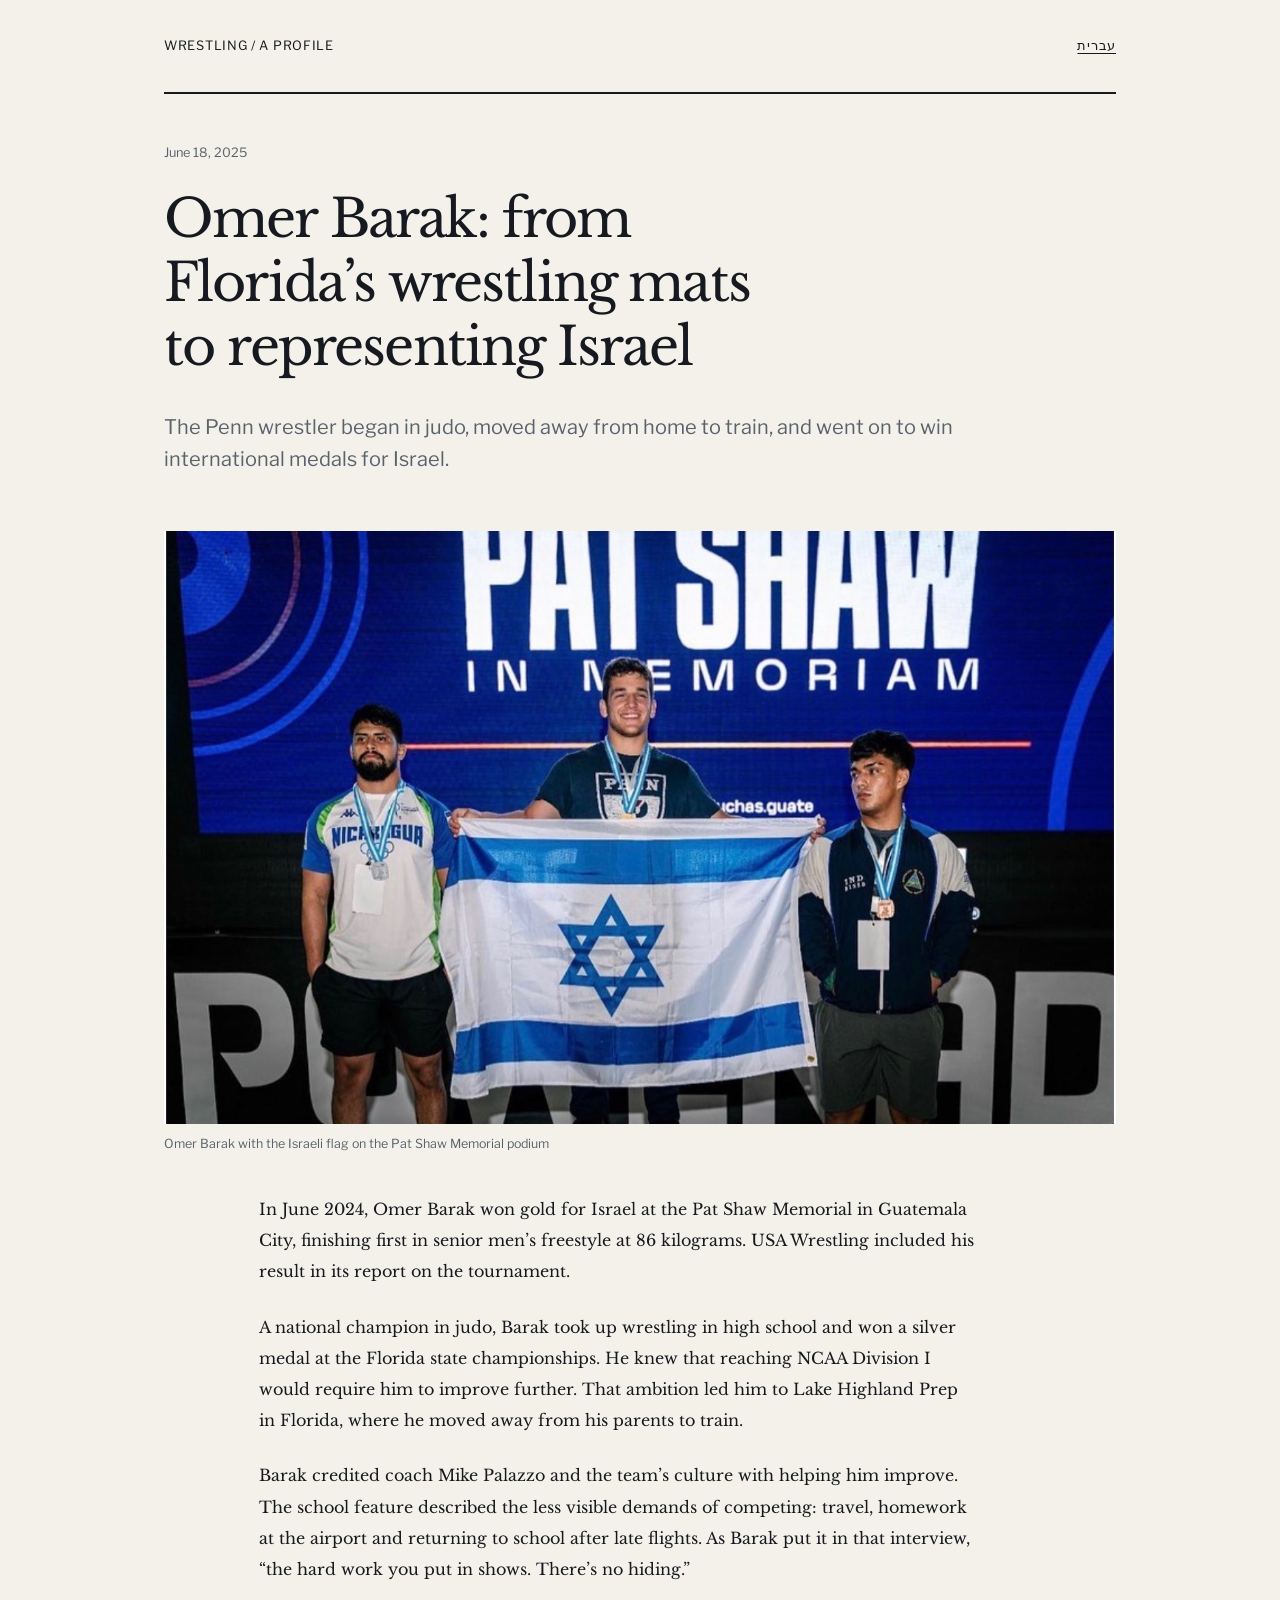
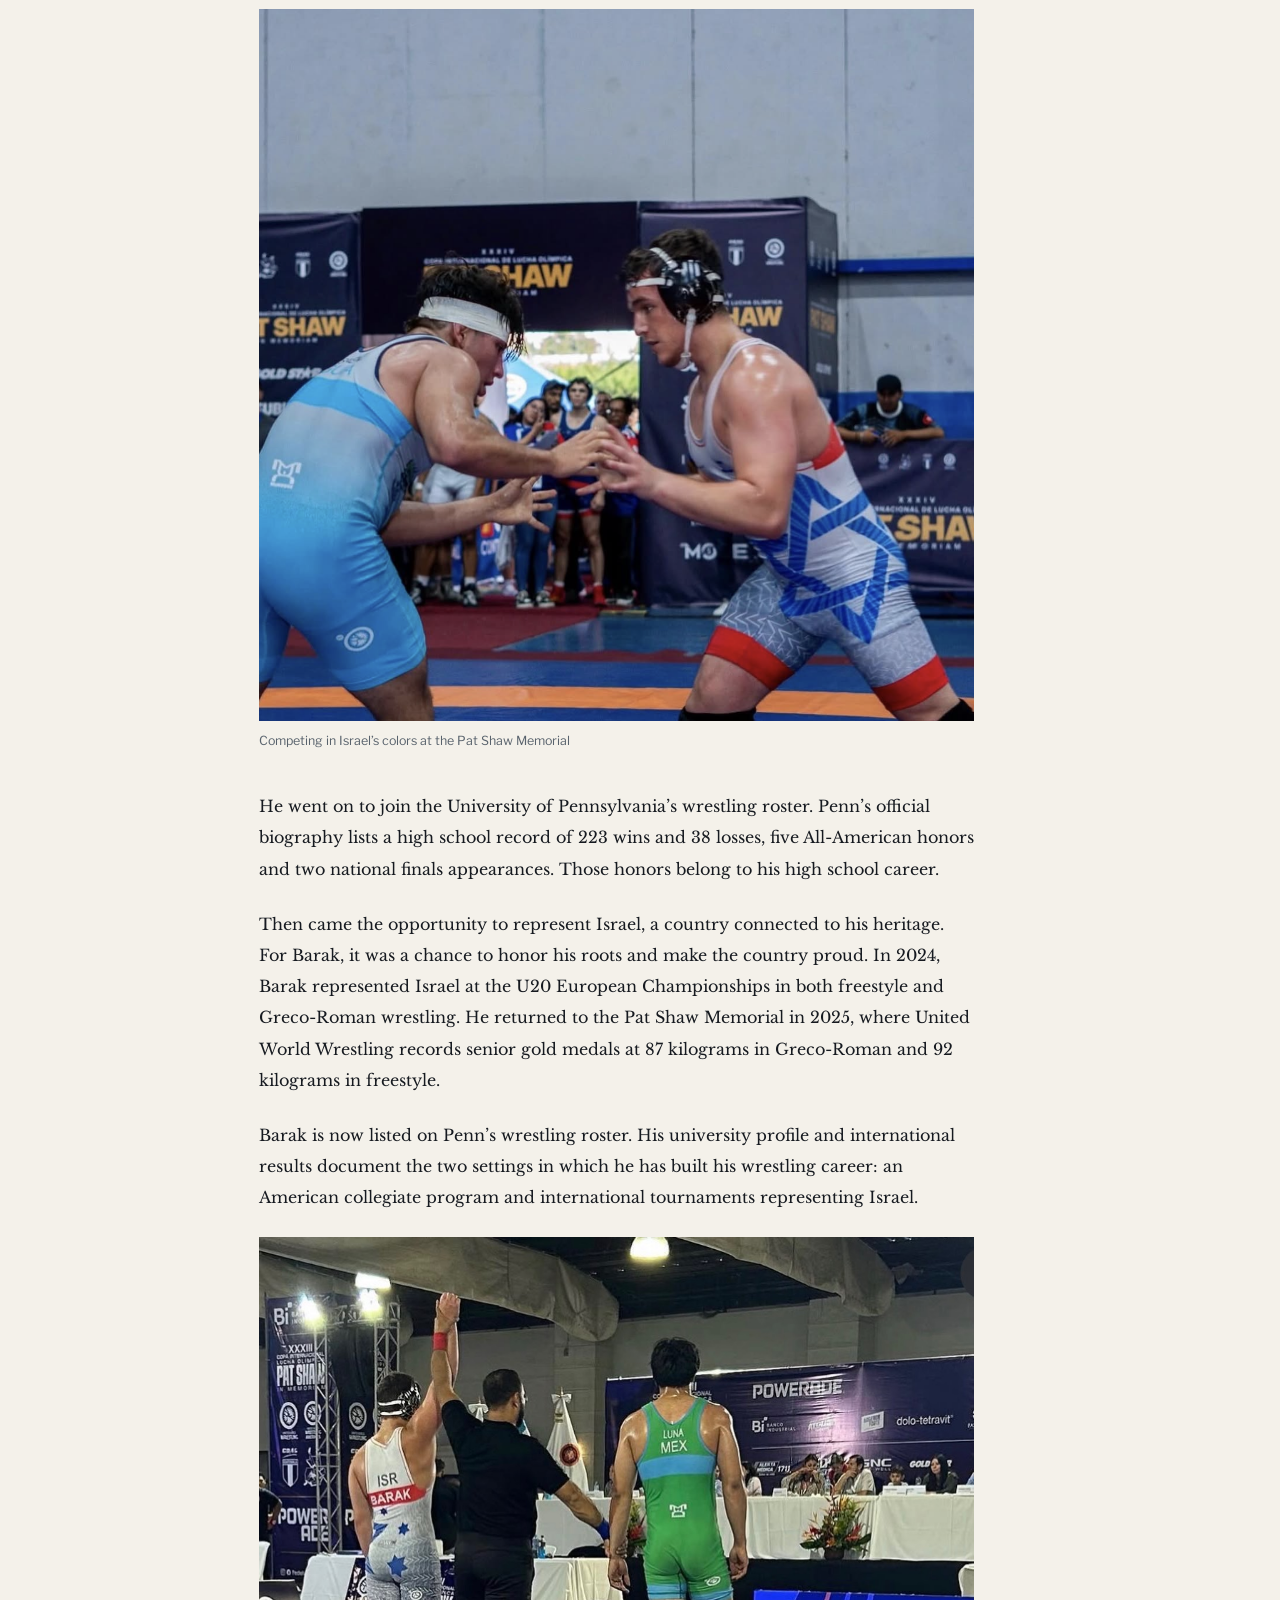
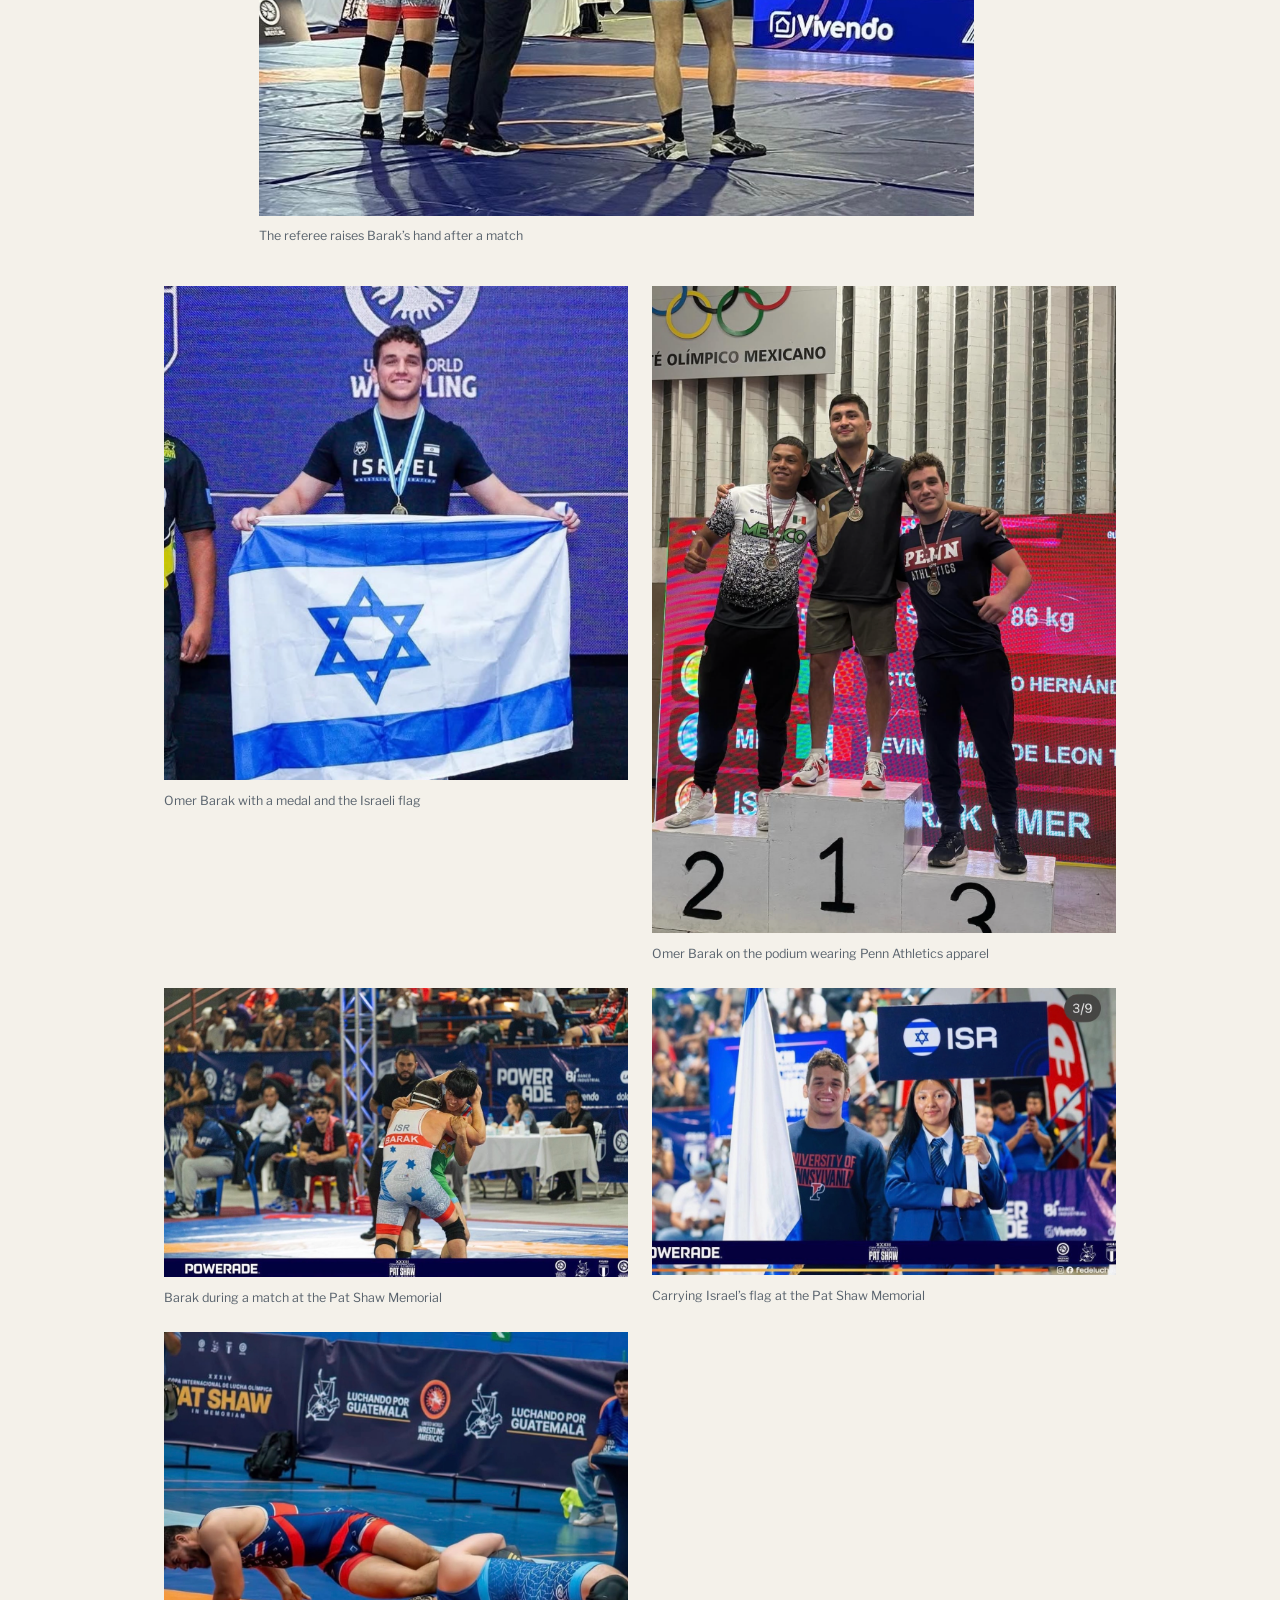
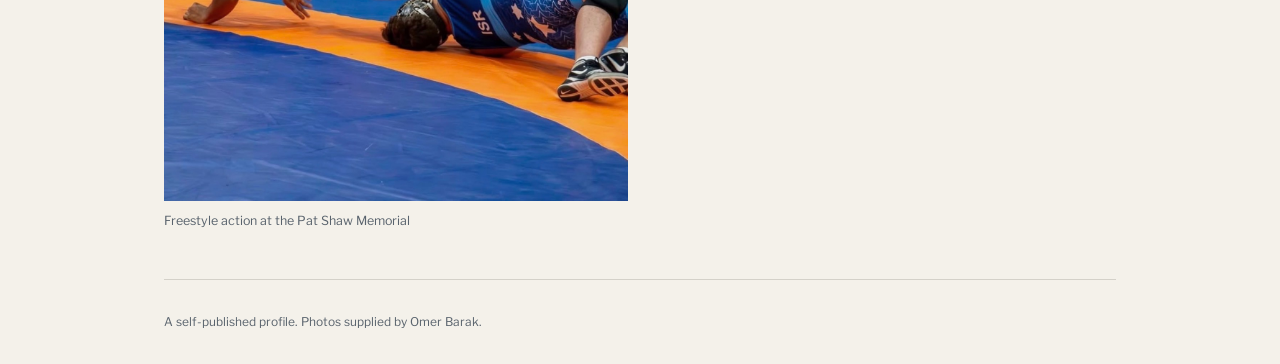
<file: index.html>
<!doctype html><html lang="en" dir="ltr"><head>
<meta charset="utf-8"><meta name="viewport" content="width=device-width,initial-scale=1"><title>Omer Barak: from Florida’s wrestling mats to representing Israel</title><meta name="description" content="The Penn wrestler began in judo, moved away from home to train, and went on to win international medals for Israel."><meta name="robots" content="index,follow"><link rel="canonical" href="https://omerbarak2005.github.io/omer-barak-wrestling/"><link rel="alternate" hreflang="en" href="https://omerbarak2005.github.io/omer-barak-wrestling/"><link rel="alternate" hreflang="he" href="https://omerbarak2005.github.io/omer-barak-wrestling/he/"><link rel="alternate" hreflang="x-default" href="https://omerbarak2005.github.io/omer-barak-wrestling/">
<meta property="og:type" content="article"><meta property="og:title" content="Omer Barak: from Florida’s wrestling mats to representing Israel"><meta property="og:description" content="The Penn wrestler began in judo, moved away from home to train, and went on to win international medals for Israel."><meta property="og:url" content="https://omerbarak2005.github.io/omer-barak-wrestling/"><meta property="og:image" content="https://omerbarak2005.github.io/omer-barak-wrestling/images/omer-barak-pat-shaw-podium.jpeg"><meta property="og:image:width" content="1290"><meta property="og:image:height" content="803"><meta name="twitter:card" content="summary_large_image"><link rel="icon" href="./favicon.svg"><link rel="preconnect" href="https://fonts.googleapis.com"><link rel="preconnect" href="https://fonts.gstatic.com" crossorigin><link href="https://fonts.googleapis.com/css2?family=Libre+Baskerville:wght@400;700&family=Libre+Franklin:wght@400;500;600;700&display=swap" rel="stylesheet"><link rel="stylesheet" href="./style.css"><script type="application/ld+json">{"@context": "https://schema.org", "@type": "Article", "headline": "Omer Barak: from Florida’s wrestling mats to representing Israel", "description": "The Penn wrestler began in judo, moved away from home to train, and went on to win international medals for Israel.", "inLanguage": "en", "datePublished": "2026-09-18", "dateModified": "2026-09-18", "mainEntityOfPage": "https://omerbarak2005.github.io/omer-barak-wrestling/", "about": {"@type": "Person", "name": "Omer Barak", "alternateName": "עומר ברק", "sameAs": ["https://pennathletics.com/sports/wrestling/roster/omer-barak/26127", "https://whatsmat.uww.org/daten.php?spid=5191899110E047649A017F557B4423ED"]}, "publisher": {"@type": "Person", "name": "Omer Barak"}, "image": "https://omerbarak2005.github.io/omer-barak-wrestling/images/omer-barak-pat-shaw-podium.jpeg"}</script></head>
<body class="feature-page"><a class="skip" href="#main">Skip to article</a><div class="feature-shell"><header class="feature-masthead"><span>WRESTLING / A PROFILE</span><a href="he/" lang="he">עברית</a></header>
<main id="main"><article><header class="feature-title"><p class="feature-date">June 18, 2025</p><h1>Omer Barak: from Florida’s wrestling mats to representing Israel</h1><p class="feature-deck">The Penn wrestler began in judo, moved away from home to train, and went on to win international medals for Israel.</p></header><figure class="article-photo"><a href="./images/omer-barak-pat-shaw-podium.jpeg" aria-label="Omer Barak with the Israeli flag on the Pat Shaw Memorial podium"><img src="./images/omer-barak-pat-shaw-podium.jpeg" alt="Omer Barak with the Israeli flag on the Pat Shaw Memorial podium" loading="eager" decoding="async"></a><figcaption>Omer Barak with the Israeli flag on the Pat Shaw Memorial podium</figcaption></figure><div class="feature-prose"><p>In June 2024, Omer Barak won gold for Israel at the Pat Shaw Memorial in Guatemala City, finishing first in senior men’s freestyle at 86 kilograms. USA Wrestling included his result in its report on the tournament.</p><p>A national champion in judo, Barak took up wrestling in high school and won a silver medal at the Florida state championships. He knew that reaching NCAA Division I would require him to improve further. That ambition led him to Lake Highland Prep in Florida, where he moved away from his parents to train.</p><p>Barak credited coach Mike Palazzo and the team’s culture with helping him improve. The school feature described the less visible demands of competing: travel, homework at the airport and returning to school after late flights. As Barak put it in that interview, “the hard work you put in shows. There’s no hiding.”</p><figure class="article-photo"><a href="./images/omer-barak-freestyle.png" aria-label="Competing in Israel’s colors at the Pat Shaw Memorial"><img src="./images/omer-barak-freestyle.png" alt="Competing in Israel’s colors at the Pat Shaw Memorial" loading="lazy" decoding="async"></a><figcaption>Competing in Israel’s colors at the Pat Shaw Memorial</figcaption></figure><p>He went on to join the University of Pennsylvania’s wrestling roster. Penn’s official biography lists a high school record of 223 wins and 38 losses, five All-American honors and two national finals appearances. Those honors belong to his high school career.</p><p>Then came the opportunity to represent Israel, a country connected to his heritage. For Barak, it was a chance to honor his roots and make the country proud. In 2024, Barak represented Israel at the U20 European Championships in both freestyle and Greco-Roman wrestling. He returned to the Pat Shaw Memorial in 2025, where United World Wrestling records senior gold medals at 87 kilograms in Greco-Roman and 92 kilograms in freestyle.</p><p>Barak is now listed on Penn’s wrestling roster. His university profile and international results document the two settings in which he has built his wrestling career: an American collegiate program and international tournaments representing Israel.</p><figure class="article-photo"><a href="./images/omer-barak-match-win.jpeg" aria-label="The referee raises Barak’s hand after a match"><img src="./images/omer-barak-match-win.jpeg" alt="The referee raises Barak’s hand after a match" loading="lazy" decoding="async"></a><figcaption>The referee raises Barak’s hand after a match</figcaption></figure></div><section class="article-gallery" aria-label="Competition photographs"><figure class="article-photo"><a href="./images/omer-barak-israel.png" aria-label="Omer Barak with a medal and the Israeli flag"><img src="./images/omer-barak-israel.png" alt="Omer Barak with a medal and the Israeli flag" loading="lazy" decoding="async"></a><figcaption>Omer Barak with a medal and the Israeli flag</figcaption></figure><figure class="article-photo"><a href="./images/omer-barak-podium.png" aria-label="Omer Barak on the podium wearing Penn Athletics apparel"><img src="./images/omer-barak-podium.png" alt="Omer Barak on the podium wearing Penn Athletics apparel" loading="lazy" decoding="async"></a><figcaption>Omer Barak on the podium wearing Penn Athletics apparel</figcaption></figure><figure class="article-photo"><a href="./images/omer-barak-match.jpeg" aria-label="Barak during a match at the Pat Shaw Memorial"><img src="./images/omer-barak-match.jpeg" alt="Barak during a match at the Pat Shaw Memorial" loading="lazy" decoding="async"></a><figcaption>Barak during a match at the Pat Shaw Memorial</figcaption></figure><figure class="article-photo"><a href="./images/omer-barak-flag-bearer.jpeg" aria-label="Carrying Israel’s flag at the Pat Shaw Memorial"><img src="./images/omer-barak-flag-bearer.jpeg" alt="Carrying Israel’s flag at the Pat Shaw Memorial" loading="lazy" decoding="async"></a><figcaption>Carrying Israel’s flag at the Pat Shaw Memorial</figcaption></figure><figure class="article-photo"><a href="./images/omer-barak-on-the-mat.jpeg" aria-label="Freestyle action at the Pat Shaw Memorial"><img src="./images/omer-barak-on-the-mat.jpeg" alt="Freestyle action at the Pat Shaw Memorial" loading="lazy" decoding="async"></a><figcaption>Freestyle action at the Pat Shaw Memorial</figcaption></figure></section></article></main>
<footer class="feature-footer"><p>A self-published profile. Photos supplied by Omer Barak.</p></footer></div></body></html>
</file>
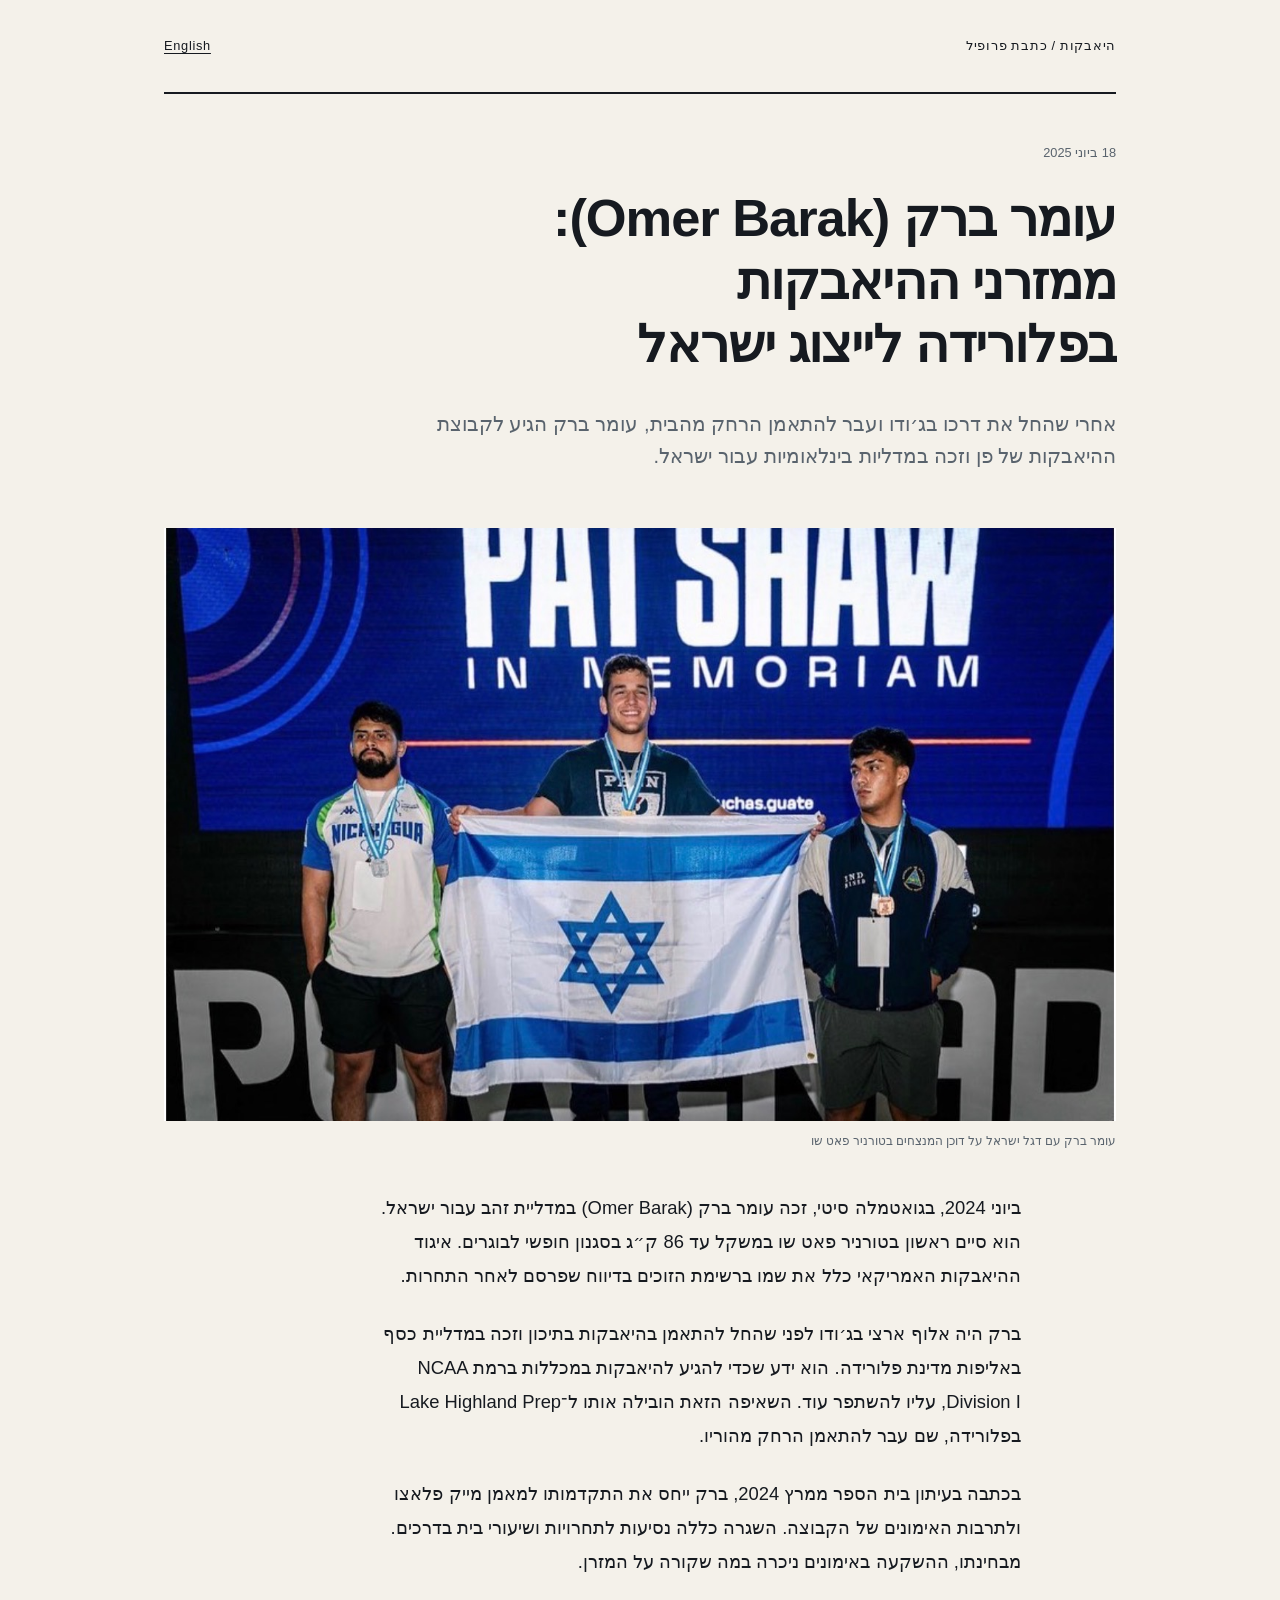
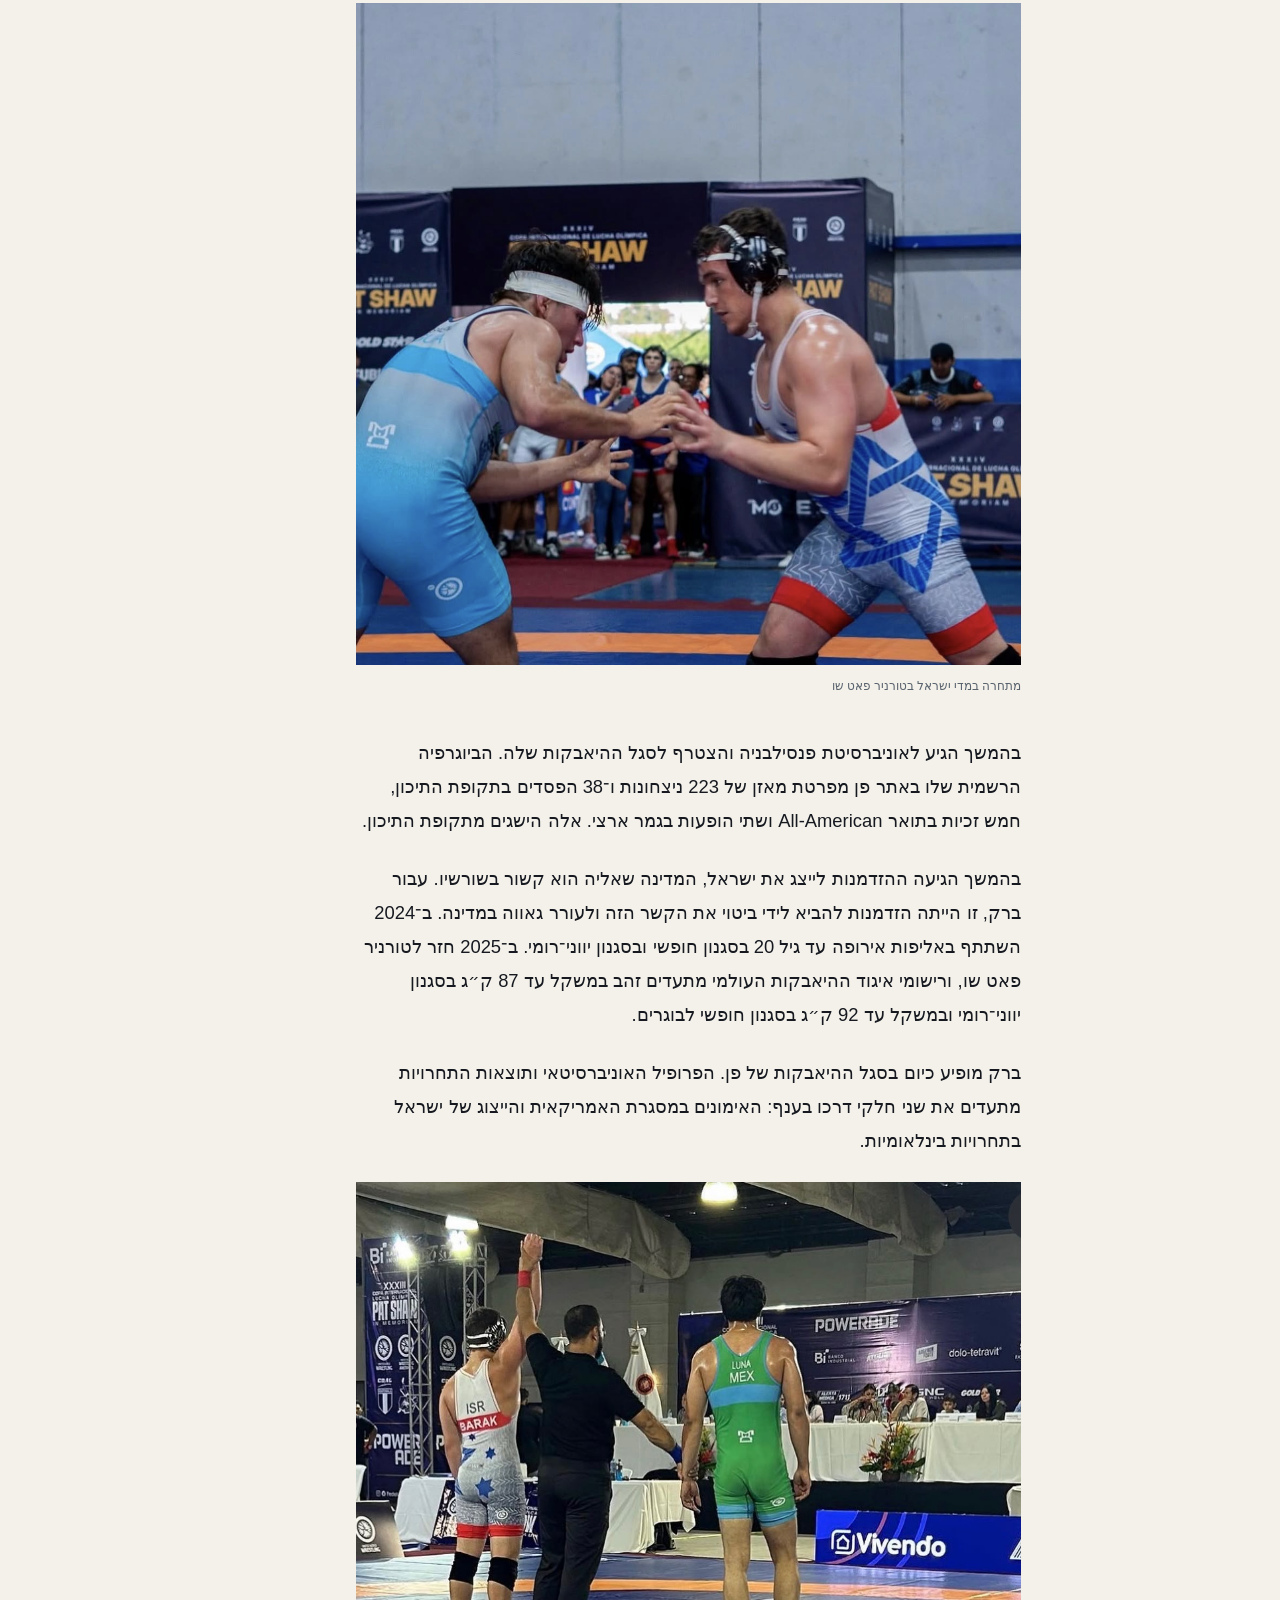
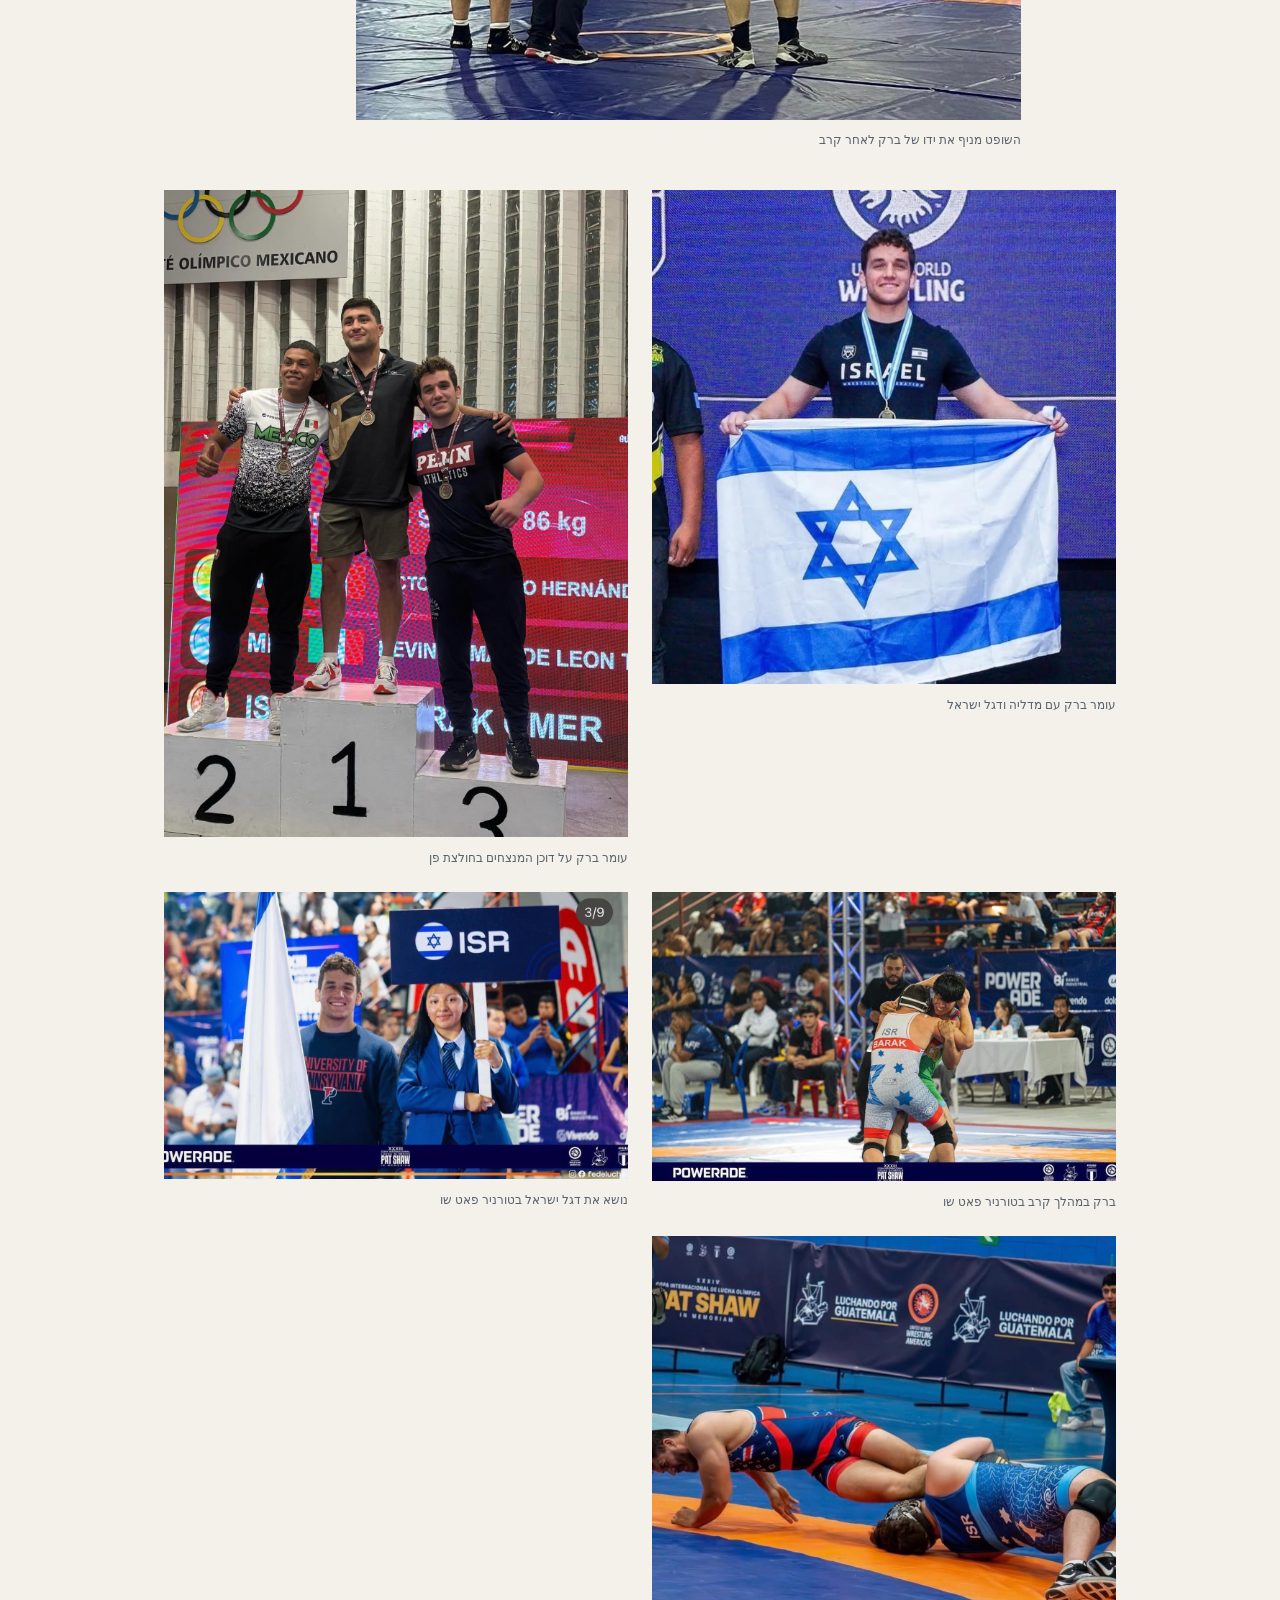
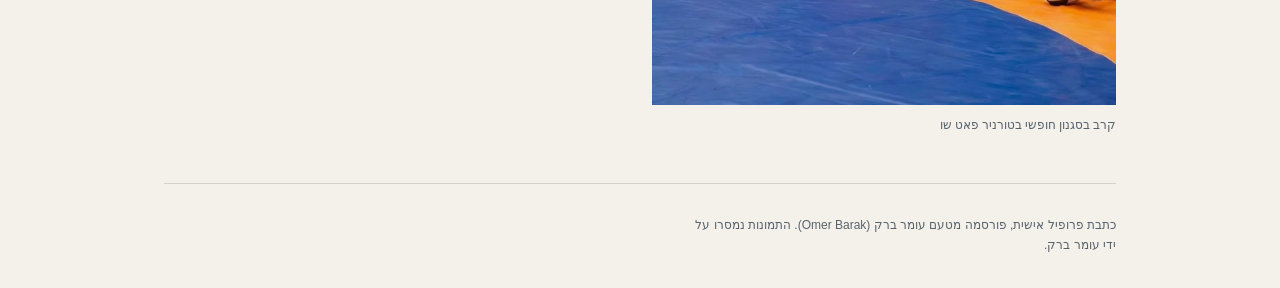
<file: he/index.html>
<!doctype html><html lang="he" dir="rtl"><head>
<meta charset="utf-8"><meta name="viewport" content="width=device-width,initial-scale=1"><title>עומר ברק (Omer Barak): ממזרני ההיאבקות בפלורידה לייצוג ישראל</title><meta name="description" content="אחרי שהחל את דרכו בג׳ודו ועבר להתאמן הרחק מהבית, עומר ברק הגיע לקבוצת ההיאבקות של פן וזכה במדליות בינלאומיות עבור ישראל."><meta name="robots" content="index,follow"><link rel="canonical" href="https://omerbarak2005.github.io/omer-barak-wrestling/he/"><link rel="alternate" hreflang="en" href="https://omerbarak2005.github.io/omer-barak-wrestling/"><link rel="alternate" hreflang="he" href="https://omerbarak2005.github.io/omer-barak-wrestling/he/"><link rel="alternate" hreflang="x-default" href="https://omerbarak2005.github.io/omer-barak-wrestling/">
<meta property="og:type" content="article"><meta property="og:title" content="עומר ברק (Omer Barak): ממזרני ההיאבקות בפלורידה לייצוג ישראל"><meta property="og:description" content="אחרי שהחל את דרכו בג׳ודו ועבר להתאמן הרחק מהבית, עומר ברק הגיע לקבוצת ההיאבקות של פן וזכה במדליות בינלאומיות עבור ישראל."><meta property="og:url" content="https://omerbarak2005.github.io/omer-barak-wrestling/he/"><meta property="og:image" content="https://omerbarak2005.github.io/omer-barak-wrestling/images/omer-barak-pat-shaw-podium.jpeg"><meta property="og:image:width" content="1290"><meta property="og:image:height" content="803"><meta name="twitter:card" content="summary_large_image"><link rel="icon" href="../favicon.svg"><link rel="preconnect" href="https://fonts.googleapis.com"><link rel="preconnect" href="https://fonts.gstatic.com" crossorigin><link href="https://fonts.googleapis.com/css2?family=Libre+Baskerville:wght@400;700&family=Libre+Franklin:wght@400;500;600;700&display=swap" rel="stylesheet"><link rel="stylesheet" href="../style.css"><script type="application/ld+json">{"@context": "https://schema.org", "@type": "Article", "headline": "עומר ברק (Omer Barak): ממזרני ההיאבקות בפלורידה לייצוג ישראל", "description": "אחרי שהחל את דרכו בג׳ודו ועבר להתאמן הרחק מהבית, עומר ברק הגיע לקבוצת ההיאבקות של פן וזכה במדליות בינלאומיות עבור ישראל.", "inLanguage": "he", "datePublished": "2026-09-18", "dateModified": "2026-09-18", "mainEntityOfPage": "https://omerbarak2005.github.io/omer-barak-wrestling/he/", "about": {"@type": "Person", "name": "Omer Barak", "alternateName": "עומר ברק", "sameAs": ["https://pennathletics.com/sports/wrestling/roster/omer-barak/26127", "https://whatsmat.uww.org/daten.php?spid=5191899110E047649A017F557B4423ED"]}, "publisher": {"@type": "Person", "name": "Omer Barak"}, "image": "https://omerbarak2005.github.io/omer-barak-wrestling/images/omer-barak-pat-shaw-podium.jpeg"}</script></head>
<body class="feature-page"><a class="skip" href="#main">דלגו לכתבה</a><div class="feature-shell"><header class="feature-masthead"><span>היאבקות / כתבת פרופיל</span><a href="../" lang="en">English</a></header>
<main id="main"><article><header class="feature-title"><p class="feature-date">18 ביוני 2025</p><h1>עומר ברק (Omer Barak): ממזרני ההיאבקות בפלורידה לייצוג ישראל</h1><p class="feature-deck">אחרי שהחל את דרכו בג׳ודו ועבר להתאמן הרחק מהבית, עומר ברק הגיע לקבוצת ההיאבקות של פן וזכה במדליות בינלאומיות עבור ישראל.</p></header><figure class="article-photo"><a href="../images/omer-barak-pat-shaw-podium.jpeg" aria-label="עומר ברק עם דגל ישראל על דוכן המנצחים בטורניר פאט שו"><img src="../images/omer-barak-pat-shaw-podium.jpeg" alt="עומר ברק עם דגל ישראל על דוכן המנצחים בטורניר פאט שו" loading="eager" decoding="async"></a><figcaption>עומר ברק עם דגל ישראל על דוכן המנצחים בטורניר פאט שו</figcaption></figure><div class="feature-prose"><p>ביוני 2024, בגואטמלה סיטי, זכה עומר ברק (Omer Barak) במדליית זהב עבור ישראל. הוא סיים ראשון בטורניר פאט שו במשקל עד 86 ק״ג בסגנון חופשי לבוגרים. איגוד ההיאבקות האמריקאי כלל את שמו ברשימת הזוכים בדיווח שפרסם לאחר התחרות.</p><p>ברק היה אלוף ארצי בג׳ודו לפני שהחל להתאמן בהיאבקות בתיכון וזכה במדליית כסף באליפות מדינת פלורידה. הוא ידע שכדי להגיע להיאבקות במכללות ברמת NCAA Division I, עליו להשתפר עוד. השאיפה הזאת הובילה אותו ל־Lake Highland Prep בפלורידה, שם עבר להתאמן הרחק מהוריו.</p><p>בכתבה בעיתון בית הספר ממרץ 2024, ברק ייחס את התקדמותו למאמן מייק פלאצו ולתרבות האימונים של הקבוצה. השגרה כללה נסיעות לתחרויות ושיעורי בית בדרכים. מבחינתו, ההשקעה באימונים ניכרה במה שקורה על המזרן.</p><figure class="article-photo"><a href="../images/omer-barak-freestyle.png" aria-label="מתחרה במדי ישראל בטורניר פאט שו"><img src="../images/omer-barak-freestyle.png" alt="מתחרה במדי ישראל בטורניר פאט שו" loading="lazy" decoding="async"></a><figcaption>מתחרה במדי ישראל בטורניר פאט שו</figcaption></figure><p>בהמשך הגיע לאוניברסיטת פנסילבניה והצטרף לסגל ההיאבקות שלה. הביוגרפיה הרשמית שלו באתר פן מפרטת מאזן של 223 ניצחונות ו־38 הפסדים בתקופת התיכון, חמש זכיות בתואר All-American ושתי הופעות בגמר ארצי. אלה הישגים מתקופת התיכון.</p><p>בהמשך הגיעה ההזדמנות לייצג את ישראל, המדינה שאליה הוא קשור בשורשיו. עבור ברק, זו הייתה הזדמנות להביא לידי ביטוי את הקשר הזה ולעורר גאווה במדינה. ב־2024 השתתף באליפות אירופה עד גיל 20 בסגנון חופשי ובסגנון יווני־רומי. ב־2025 חזר לטורניר פאט שו, ורישומי איגוד ההיאבקות העולמי מתעדים זהב במשקל עד 87 ק״ג בסגנון יווני־רומי ובמשקל עד 92 ק״ג בסגנון חופשי לבוגרים.</p><p>ברק מופיע כיום בסגל ההיאבקות של פן. הפרופיל האוניברסיטאי ותוצאות התחרויות מתעדים את שני חלקי דרכו בענף: האימונים במסגרת האמריקאית והייצוג של ישראל בתחרויות בינלאומיות.</p><figure class="article-photo"><a href="../images/omer-barak-match-win.jpeg" aria-label="השופט מניף את ידו של ברק לאחר קרב"><img src="../images/omer-barak-match-win.jpeg" alt="השופט מניף את ידו של ברק לאחר קרב" loading="lazy" decoding="async"></a><figcaption>השופט מניף את ידו של ברק לאחר קרב</figcaption></figure></div><section class="article-gallery" aria-label="תמונות מהתחרויות"><figure class="article-photo"><a href="../images/omer-barak-israel.png" aria-label="עומר ברק עם מדליה ודגל ישראל"><img src="../images/omer-barak-israel.png" alt="עומר ברק עם מדליה ודגל ישראל" loading="lazy" decoding="async"></a><figcaption>עומר ברק עם מדליה ודגל ישראל</figcaption></figure><figure class="article-photo"><a href="../images/omer-barak-podium.png" aria-label="עומר ברק על דוכן המנצחים בחולצת פן"><img src="../images/omer-barak-podium.png" alt="עומר ברק על דוכן המנצחים בחולצת פן" loading="lazy" decoding="async"></a><figcaption>עומר ברק על דוכן המנצחים בחולצת פן</figcaption></figure><figure class="article-photo"><a href="../images/omer-barak-match.jpeg" aria-label="ברק במהלך קרב בטורניר פאט שו"><img src="../images/omer-barak-match.jpeg" alt="ברק במהלך קרב בטורניר פאט שו" loading="lazy" decoding="async"></a><figcaption>ברק במהלך קרב בטורניר פאט שו</figcaption></figure><figure class="article-photo"><a href="../images/omer-barak-flag-bearer.jpeg" aria-label="נושא את דגל ישראל בטורניר פאט שו"><img src="../images/omer-barak-flag-bearer.jpeg" alt="נושא את דגל ישראל בטורניר פאט שו" loading="lazy" decoding="async"></a><figcaption>נושא את דגל ישראל בטורניר פאט שו</figcaption></figure><figure class="article-photo"><a href="../images/omer-barak-on-the-mat.jpeg" aria-label="קרב בסגנון חופשי בטורניר פאט שו"><img src="../images/omer-barak-on-the-mat.jpeg" alt="קרב בסגנון חופשי בטורניר פאט שו" loading="lazy" decoding="async"></a><figcaption>קרב בסגנון חופשי בטורניר פאט שו</figcaption></figure></section></article></main>
<footer class="feature-footer"><p>כתבת פרופיל אישית, פורסמה מטעם עומר ברק (Omer Barak). התמונות נמסרו על ידי עומר ברק.</p></footer></div></body></html>
</file>
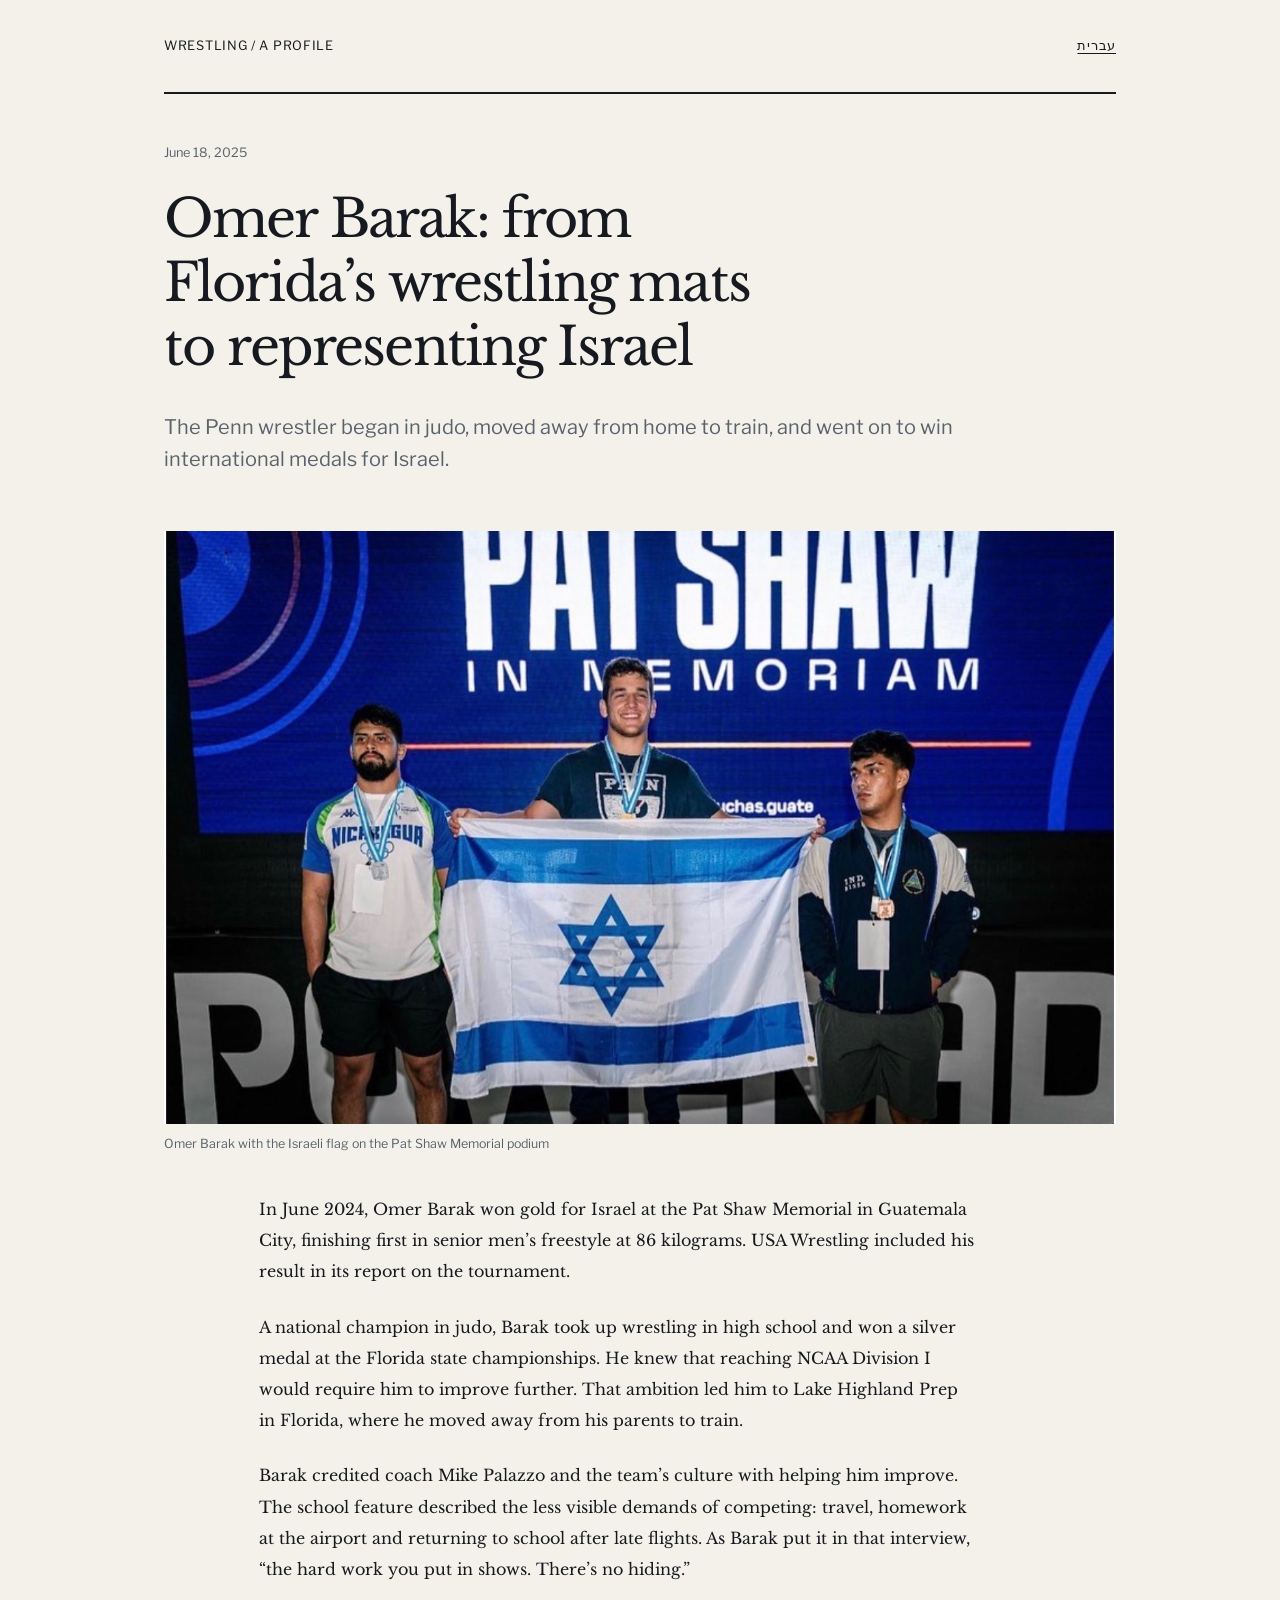
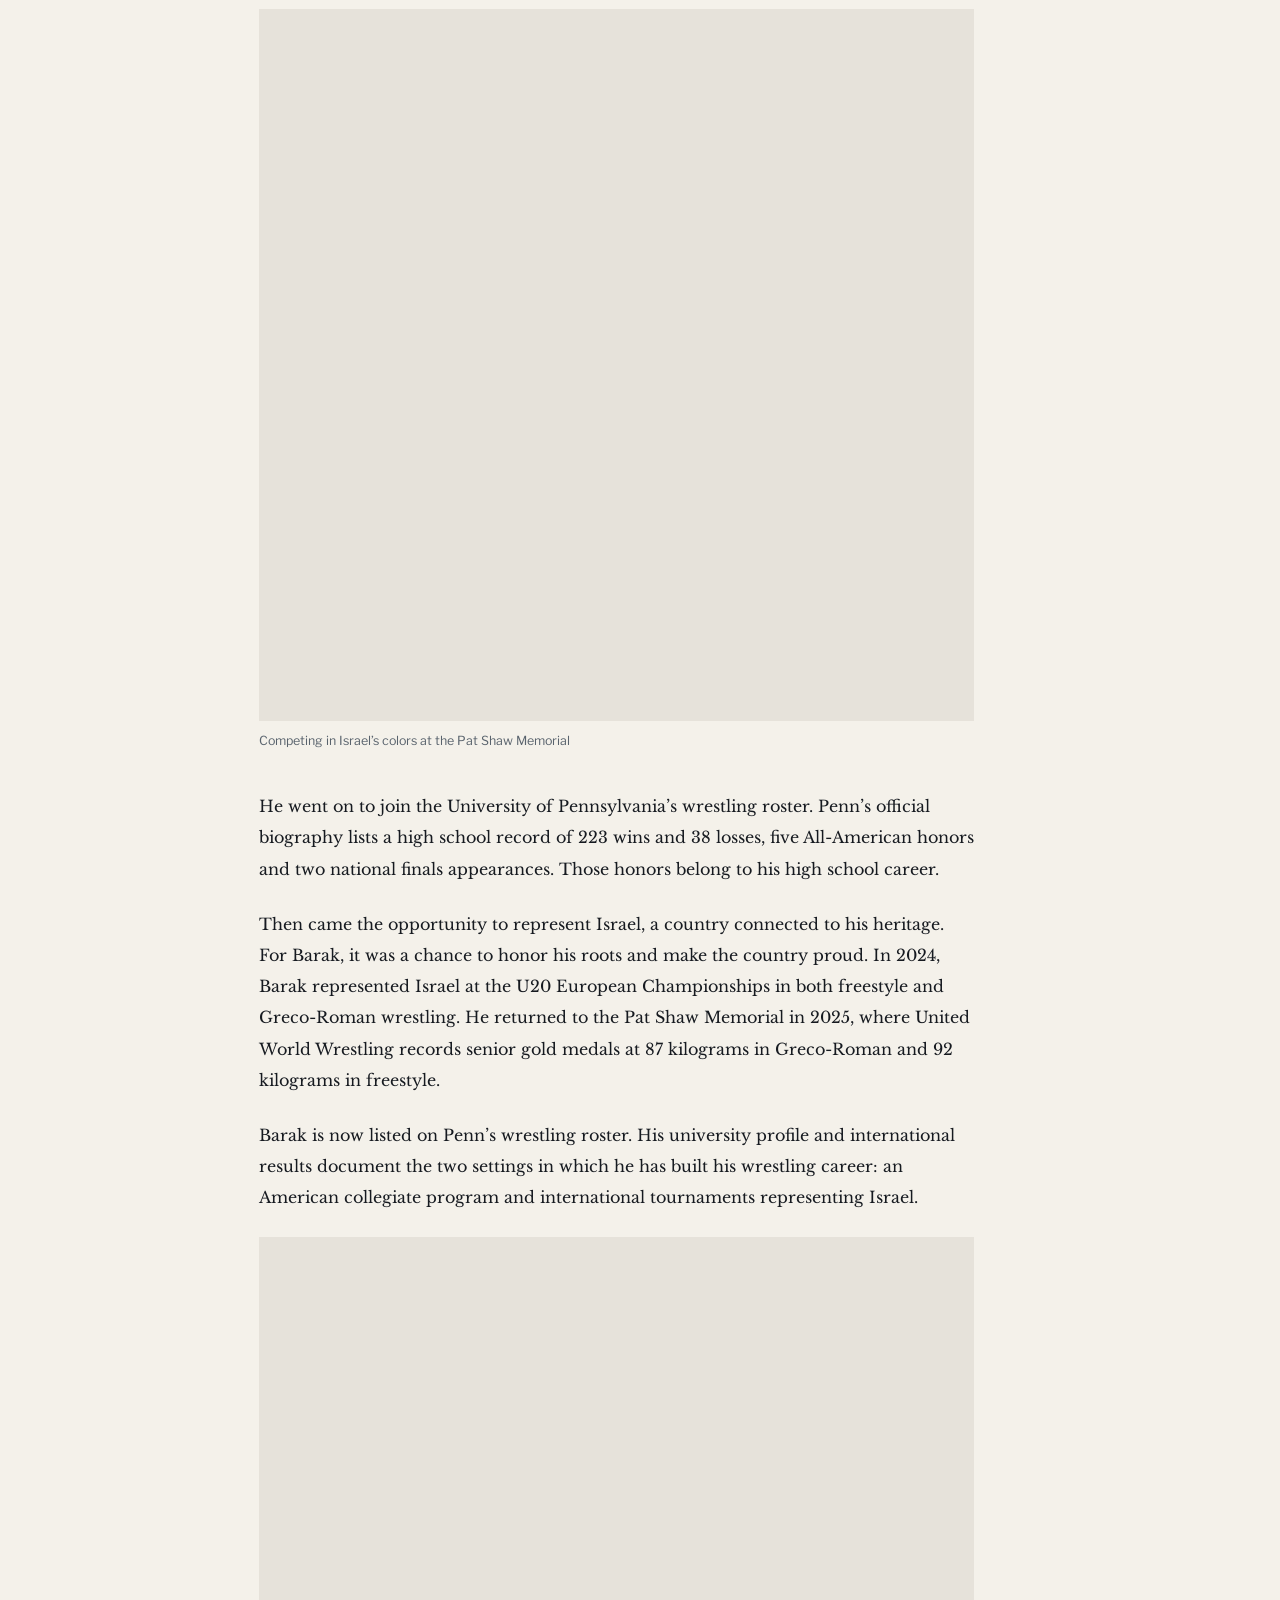
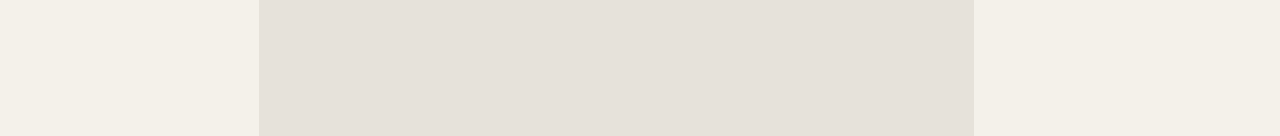
<file: profile/index.html>
<!doctype html><html lang="en"><head><meta charset="utf-8"><meta name="robots" content="noindex,follow"><meta http-equiv="refresh" content="0; url=../"><link rel="canonical" href="https://omerbarak2005.github.io/omer-barak-wrestling/"><title>Omer Barak article</title></head><body><a href="../">Read the Omer Barak article</a></body></html>
</file>
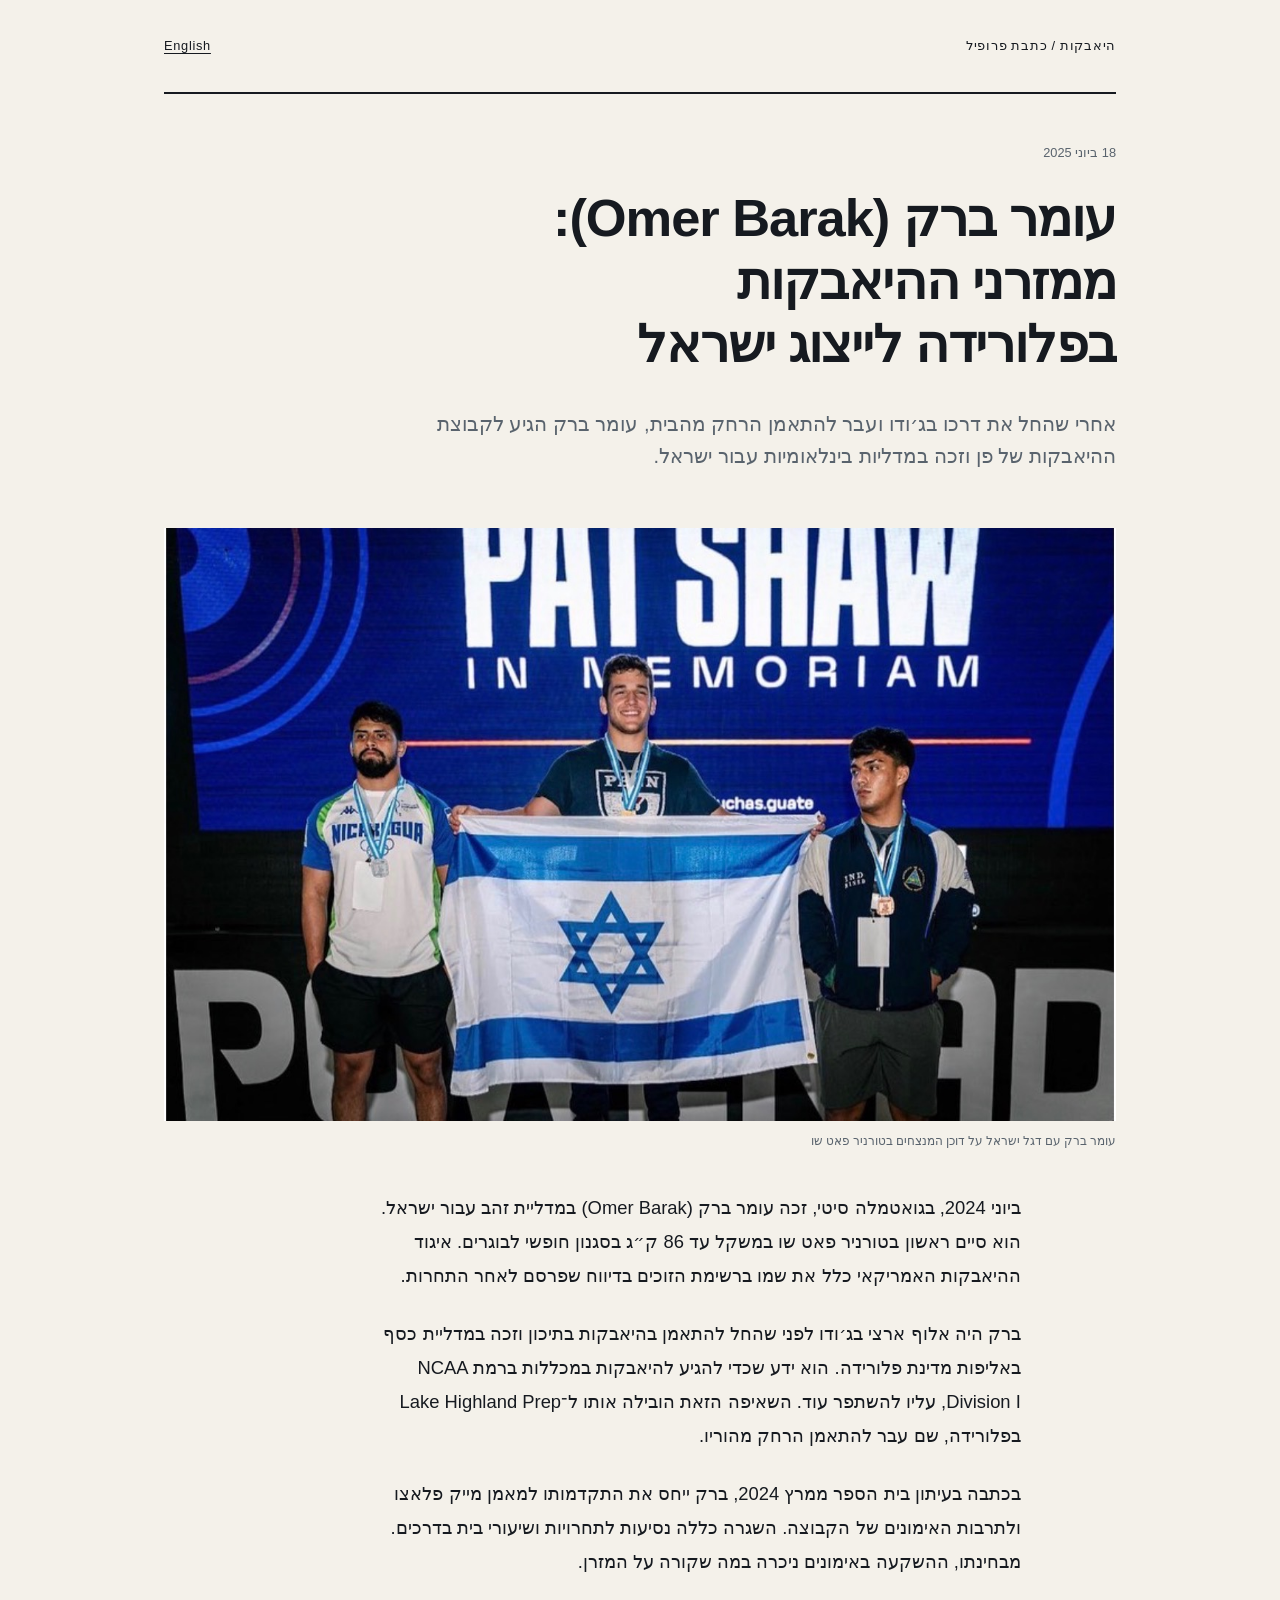
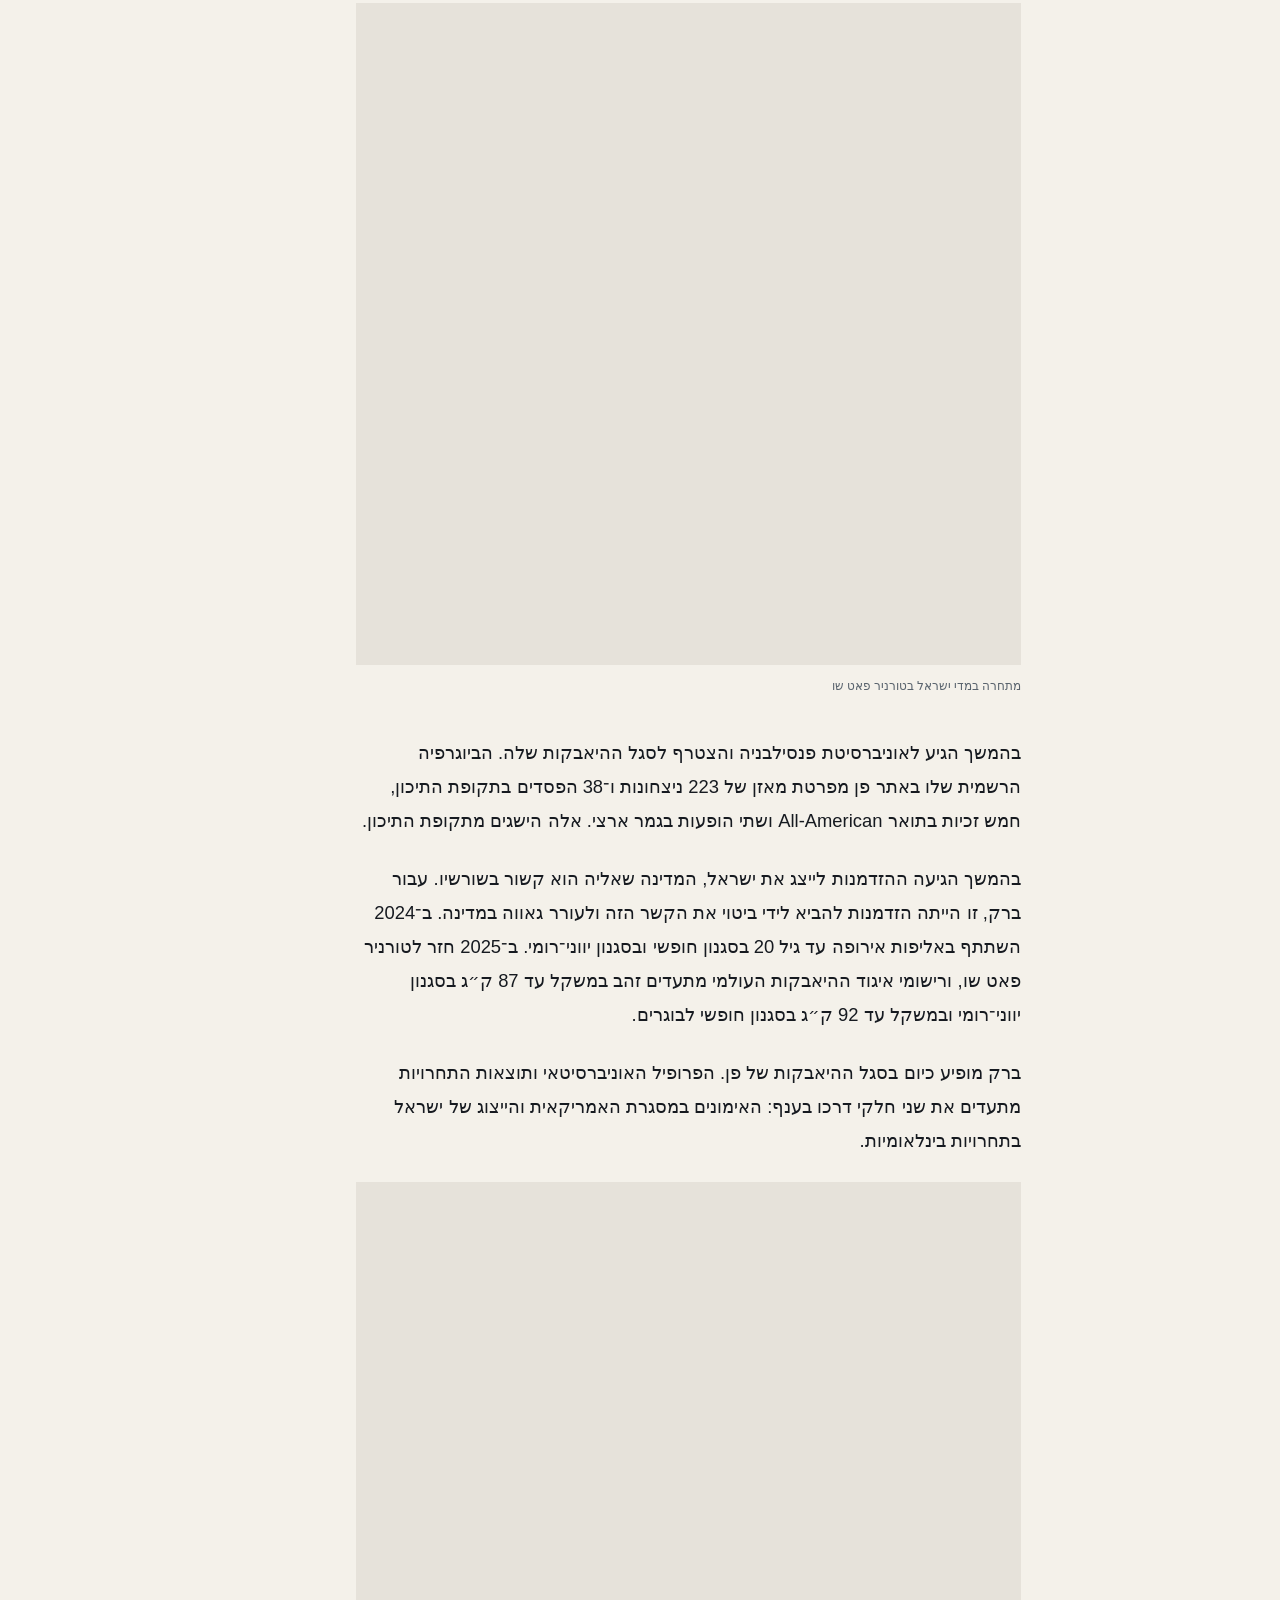
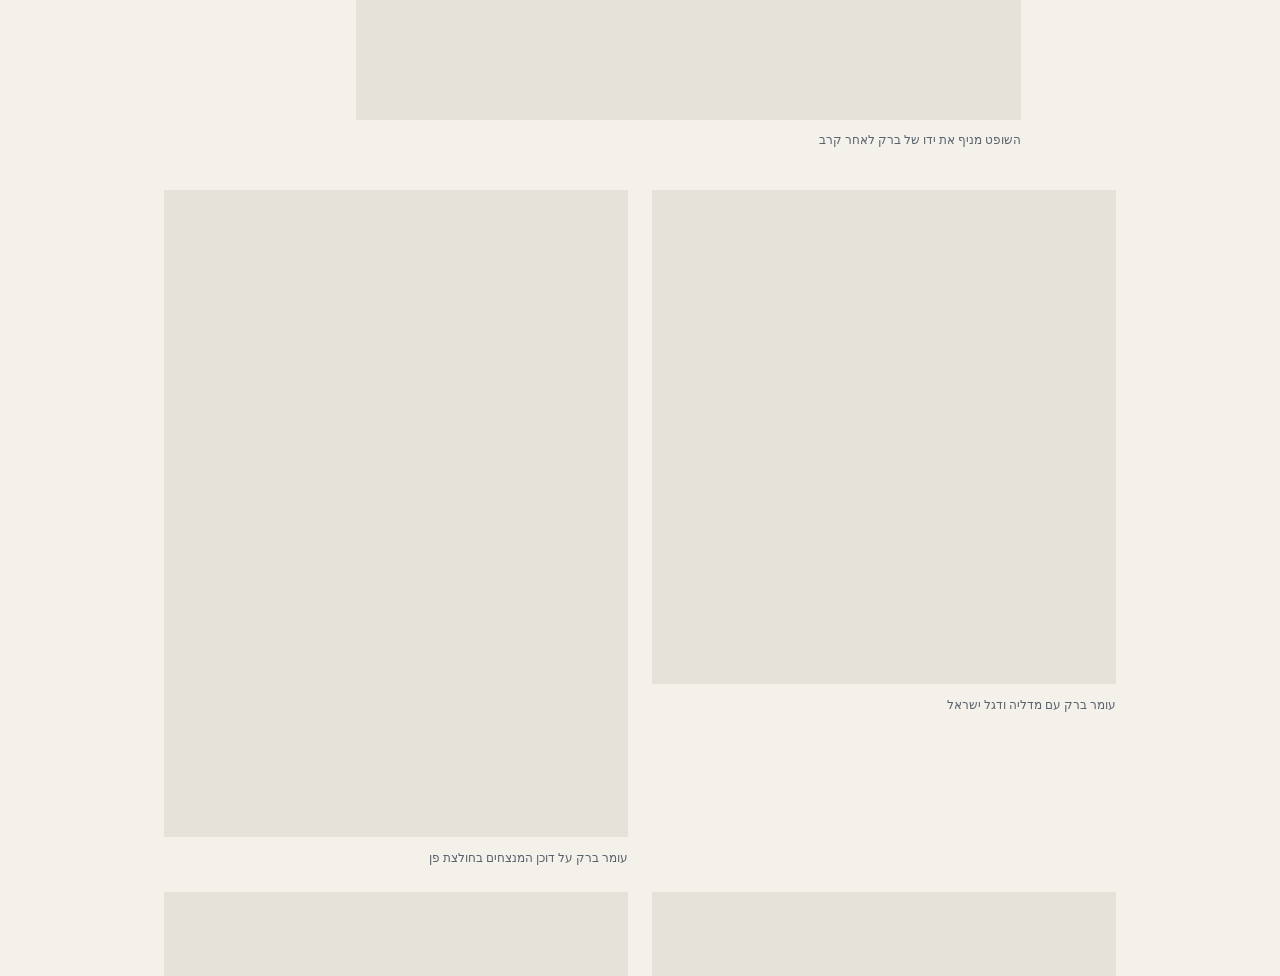
<file: he/profile/index.html>
<!doctype html><html lang="en"><head><meta charset="utf-8"><meta name="robots" content="noindex,follow"><meta http-equiv="refresh" content="0; url=../"><link rel="canonical" href="https://omerbarak2005.github.io/omer-barak-wrestling/he/"><title>Omer Barak article</title></head><body><a href="../">Read the Omer Barak article</a></body></html>
</file>
<file: style.css>
/* Hallmark: Long Document; editorial article; compact masthead and source colophon.
   Audience: readers researching Omer; purpose: a continuous biographical story.
   Pre-emit critique: P5 H5 E4 S4 R5 V4. */
@import url('./tokens.css');
* { box-sizing: border-box; }
html { overflow-x: clip; scroll-behavior: smooth; }
body { margin: 0; overflow-x: clip; color: var(--color-ink); background: var(--color-paper); font-family: var(--font-body); font-size: 1rem; line-height: 1.65; -webkit-font-smoothing: antialiased; }
body:lang(he) { font-family: var(--font-hebrew); }
a { color: inherit; text-underline-offset: .25em; }
a:hover { text-decoration-thickness: 2px; }
a:active { opacity: .75; }
a:focus-visible { outline: 3px solid var(--color-focus); outline-offset: 5px; }
a[aria-disabled=true] { opacity: .5; pointer-events: none; }
h1,h2,h3,p,figure { margin: 0; }
h1,h2,h3 { font-style: normal; text-wrap: balance; overflow-wrap: anywhere; min-width: 0; }
p { text-wrap: pretty; }
.wrap { width: min(100%, 1440px); margin-inline: auto; padding-inline: var(--gutter); }
.dark { background: var(--color-dark); color: var(--color-paper); }
.skip { position: absolute; inset-block-start: -100px; inset-inline-start: var(--gutter); background: var(--color-paper); color: var(--color-ink); padding: var(--space-sm); z-index: 10; }
.skip:focus { inset-block-start: var(--space-sm); }
.nav { display: flex; align-items: center; justify-content: space-between; gap: var(--space-sm); padding-block: var(--space-md); }
.wordmark { font-weight: 700; font-size: .85rem; letter-spacing: .03em; }
.nav a, .button, footer a { display: inline-flex; align-items: center; min-height: 44px; white-space: nowrap; }
.lang { font-size: .9rem; text-decoration: none; border-bottom: 1px solid var(--color-dark-rule); }
.hero { padding-block: var(--space-xl) var(--space-2xl); display: grid; gap: var(--space-xl); }
.hero h1 { font-family: var(--font-display); font-size: clamp(5rem, 11.2vw, 10.75rem); font-weight: 700; line-height: 1.04; letter-spacing: -.035em; }
.hero h1 span { display: block; }
.name-he { font-family: var(--font-hebrew); font-size: 1.35rem; color: var(--color-muted-dark); margin-block-end: var(--space-md); }
.baseline { width: 34%; height: 3px; background: var(--color-accent); margin-block: var(--space-lg); }
.lead { font-size: clamp(1.1rem, 2vw, 1.45rem); max-width: 32rem; line-height: 1.55; }
.hero .button { margin-block-start: var(--space-md); }
.button { text-decoration: none; gap: var(--space-sm); padding-block: var(--space-xs); font-size: .9rem; border-bottom: 1px solid currentColor; transition: transform var(--dur-micro) var(--ease-out); }
.button:active { transform: scale(.96); }
.result-focus { align-self: end; border-top: 1px solid var(--color-dark-rule); padding-block-start: var(--space-md); }
.result-focus .event { color: var(--color-muted-dark); font-size: .9rem; }
.result-focus strong { display: block; font-family: var(--font-display); font-size: clamp(4.5rem, 7vw, 7rem); font-weight: 600; line-height: 1.15; margin-block: var(--space-sm); }
.result-focus .weight { font-size: 1.3rem; margin-block-end: var(--space-lg); }
.source { display: inline-flex; min-height: 44px; align-items: center; font-size: .85rem; }
.hero-bottom { display: flex; justify-content: space-between; gap: var(--space-sm); flex-wrap: wrap; border-top: 1px solid var(--color-dark-rule); padding-block: var(--space-md); color: var(--color-muted-dark); font-size: .75rem; letter-spacing: .04em; }
.section { padding-block: var(--space-2xl); }
.section h2 { font-family: var(--font-display); font-size: clamp(2.5rem, 5vw, 4rem); font-weight: 500; line-height: 1.15; margin-block-end: var(--space-lg); }
:lang(he) .section h2, :lang(he) .article h1 { font-family: var(--font-hebrew); font-weight: 700; }
.intro { display: grid; gap: var(--space-lg); }
.intro p { max-width: 60ch; }
.intro p+p { margin-block-start: var(--space-md); }
.secondary { color: var(--color-muted); }
.results { border-top: 1px solid var(--color-rule); }
.result-row { display: grid; grid-template-columns: 3.5rem minmax(0,1fr); gap: var(--space-xs) var(--space-md); padding-block: var(--space-md); border-bottom: 1px solid var(--color-rule); font-variant-numeric: tabular-nums; }
.result-year { color: var(--color-muted); }
.result-main h3 { font-size: 1.1rem; font-weight: 600; }
.result-main p { color: var(--color-muted); font-size: .9rem; }
.placing { grid-column: 2; font-weight: 600; }
.result-row .source { grid-column: 2; }
.section-note { font-size: .85rem; color: var(--color-muted); margin-block-start: var(--space-md); max-width: 65ch; }
.coverage { padding-block: var(--space-2xl); }
.coverage h2 { font-family: var(--font-display); font-size: clamp(2.5rem,5vw,4rem); font-weight: 500; margin-block-end: var(--space-lg); }
.coverage:lang(he) h2 { font-family: var(--font-hebrew); }
.coverage-grid { display: grid; gap: var(--space-lg); }
.coverage-item { padding-block-end: var(--space-md); border-bottom: 1px solid var(--color-dark-rule); }
.coverage-item small { color: var(--color-muted-dark); }
.coverage-item h3 { font-size: 1.3rem; margin-block: var(--space-sm); line-height: 1.4; font-weight: 500; }
.coverage-item p { color: var(--color-muted-dark); font-size: .95rem; }
.contact { display: flex; justify-content: space-between; align-items: start; flex-wrap: wrap; gap: var(--space-lg); }
.contact h2 { margin: 0; }
.contact p { max-width: 45ch; margin-block-end: var(--space-sm); }
footer { border-top: 1px solid var(--color-rule); display: flex; flex-wrap: wrap; justify-content: space-between; align-items: center; gap: var(--space-sm); padding-block: var(--space-md); font-size: .8rem; color: var(--color-muted); }
.article { max-width: 54rem; margin: auto; padding-block: var(--space-2xl); }
.article h1 { font-family: var(--font-display); font-size: clamp(2.5rem,6vw,4.8rem); line-height: 1.15; margin-block: var(--space-md) var(--space-xl); }
.article p { margin-block: var(--space-md); max-width: 65ch; }
.article .byline { color: var(--color-muted); font-size: .85rem; }
.article h2 { font-size: 1.35rem; margin-block-start: var(--space-xl); }
.article li { margin-block: var(--space-sm); }
@media(min-width:48rem) {
 .hero { grid-template-columns: minmax(0,1.5fr) minmax(0,1fr); gap: var(--space-3xl); padding-block: var(--space-2xl); }
 .intro { grid-template-columns: minmax(0,1fr) minmax(0,1.5fr); gap: var(--space-3xl); }
 .result-row { grid-template-columns: 4rem minmax(0,2fr) minmax(0,1fr) 5rem; align-items:center; }
 .placing,.result-row .source { grid-column: auto; }
 .coverage-grid { grid-template-columns: repeat(2,minmax(0,1fr)); gap: var(--space-xl); }
 .section { padding-block: var(--space-3xl); }
}
@media(prefers-reduced-motion:reduce) { html { scroll-behavior:auto; } *,*::before,*::after { transition:none!important; animation:none!important; } .button:active { transform:none; } }
@media print { .dark { background:var(--color-paper); color:var(--color-ink); } .nav,.hero-bottom,.button { display:none; } .section,.coverage { padding-block:var(--space-lg); } }

/* Article presentation. Existing layout rules remain available in version history. */
.feature-shell { max-width: 1080px; margin: auto; padding-inline: var(--gutter); }
.feature-masthead { display: flex; justify-content: space-between; align-items: center; gap: var(--space-md); padding-block: var(--space-md); border-bottom: 2px solid var(--color-ink); font-size: .8rem; letter-spacing: .055em; }
.feature-masthead a { display:inline-flex; align-items:center; min-height:44px; white-space:nowrap; }
.feature-title { padding-block: var(--space-xl) var(--space-lg); }
.feature-date { font-size:.8rem; color:var(--color-muted); margin-block-end:var(--space-md); }
.feature-title h1 { font-family:var(--font-editorial); font-weight:400; font-size:clamp(2rem,4.1vw,3.65rem); line-height:1.22; letter-spacing:-.035em; max-width:23ch; }
.feature-deck { font-size:clamp(1.05rem,1.7vw,1.25rem); line-height:1.6; color:var(--color-muted); max-width:65ch; margin-block-start:var(--space-lg); }
.feature-prose { max-width:65ch; margin-inline:auto; font-family:var(--font-editorial); font-size:1rem; line-height:1.95; }
.feature-prose p { margin-block:0 var(--space-md); }
.feature-prose sup { font-family:var(--font-body); font-size:.65rem; line-height:0; margin-inline-start:.25rem; }
.feature-prose sup a { padding:.25rem; }
.feature-sources { max-width:65ch; margin-inline:auto; margin-block:var(--space-xl); padding-block-start:var(--space-md); border-top:1px solid var(--color-rule); font-size:.85rem; color:var(--color-muted); }
.feature-sources h2 { font-size:1rem; color:var(--color-ink); }
.feature-sources ol { padding-inline-start:1.4rem; }
.feature-sources li { margin-block:var(--space-xs); }
.feature-sources a { overflow-wrap:anywhere; }
.feature-footer { display:block; font-size:.75rem; padding-block:var(--space-lg); }
.feature-footer p { max-width:65ch; }
:lang(he) .feature-title h1 { font-family:var(--font-hebrew); font-weight:700; line-height:1.2; letter-spacing:-.02em; }
:lang(he) .feature-prose { font-family:var(--font-hebrew); font-size:1.15rem; line-height:1.85; }
@media(min-width:48rem) { .feature-prose,.feature-sources { margin-inline-start:10%; margin-inline-end:5%; } }

.article-photo { margin-block: 1.5rem 2.5rem; break-inside: avoid; }
.article-photo a { display: block; }
.article-photo img { display: block; width: 100%; height: auto; background: #e6e2da; }
.article-photo figcaption { margin-block-start: .65rem; font-family: var(--font-body); font-size: .78rem; line-height: 1.6; color: var(--color-muted); }
.article-gallery { display: grid; grid-template-columns: repeat(2,minmax(0,1fr)); align-items: start; gap: 1.5rem; margin-block: 2rem 3rem; }
.article-gallery .article-photo { margin: 0; }
@media(max-width: 35rem) { .article-gallery { grid-template-columns: 1fr; } }
</file>
